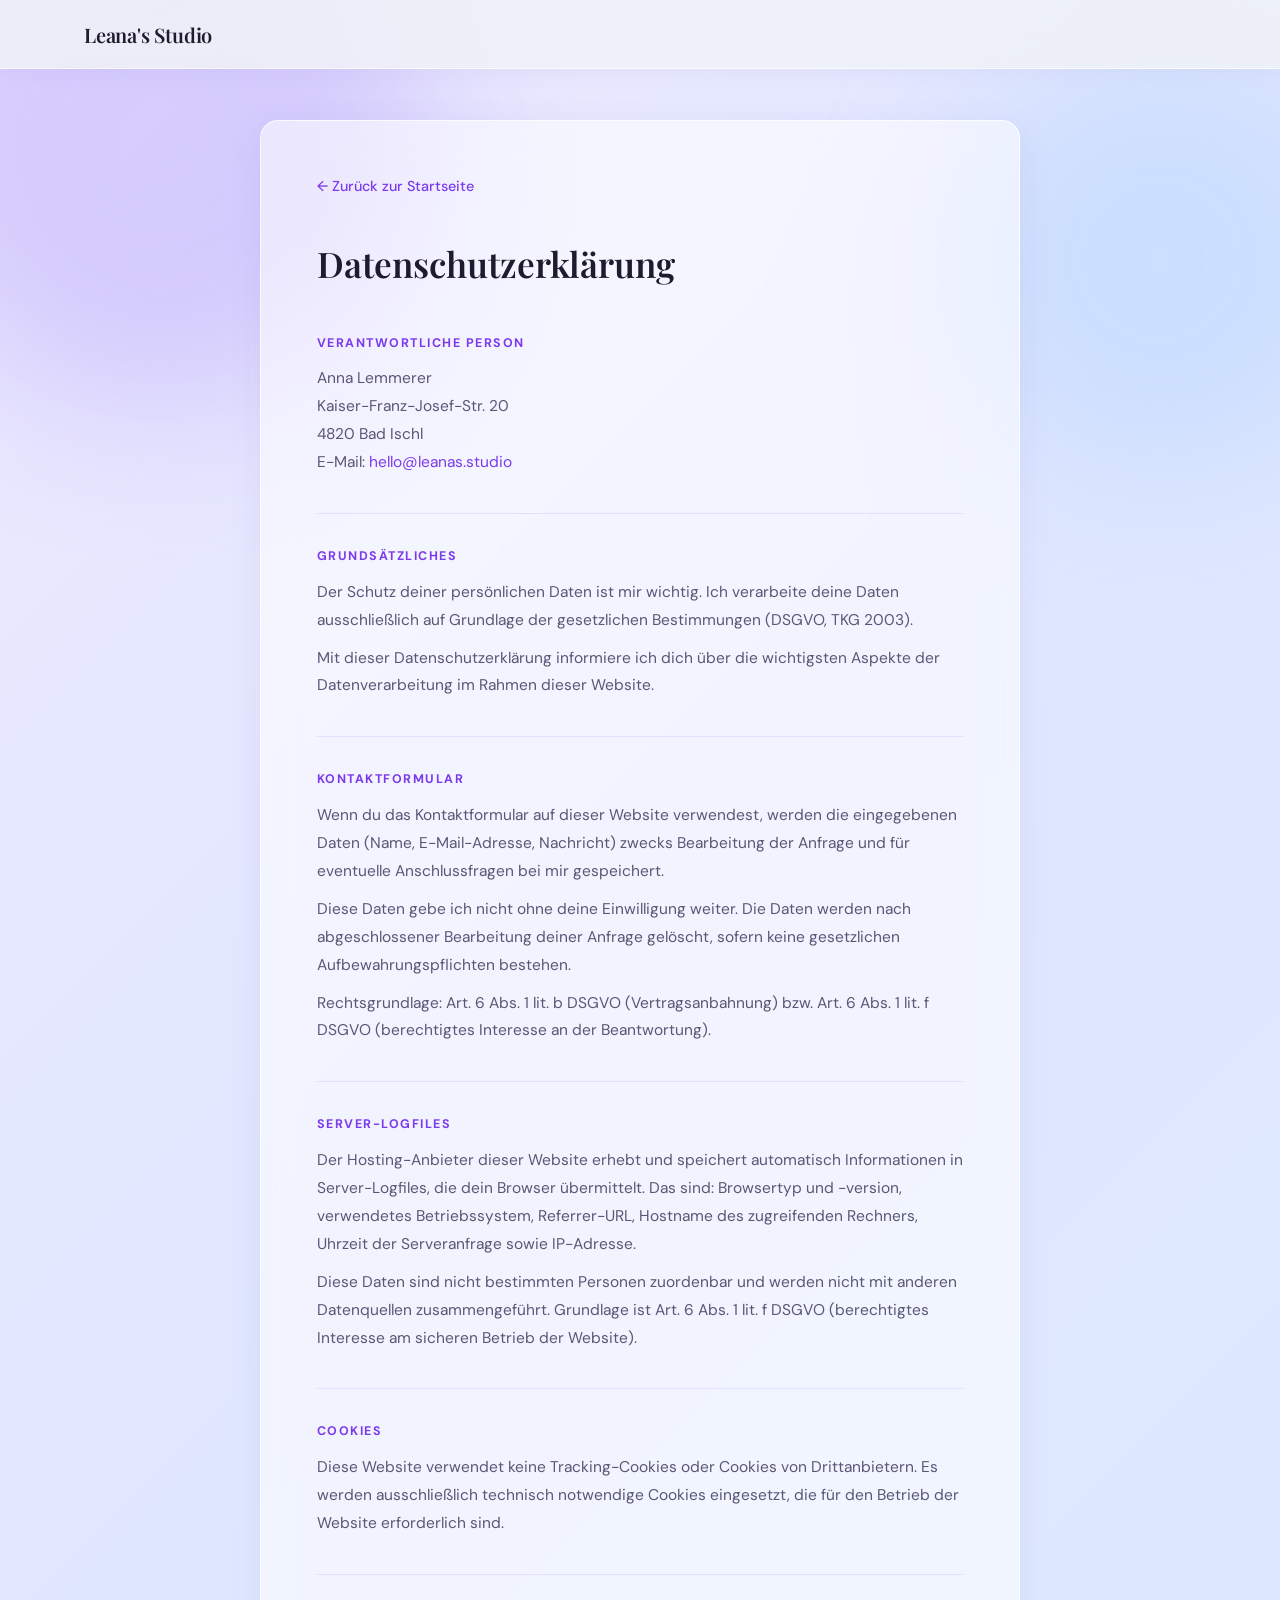
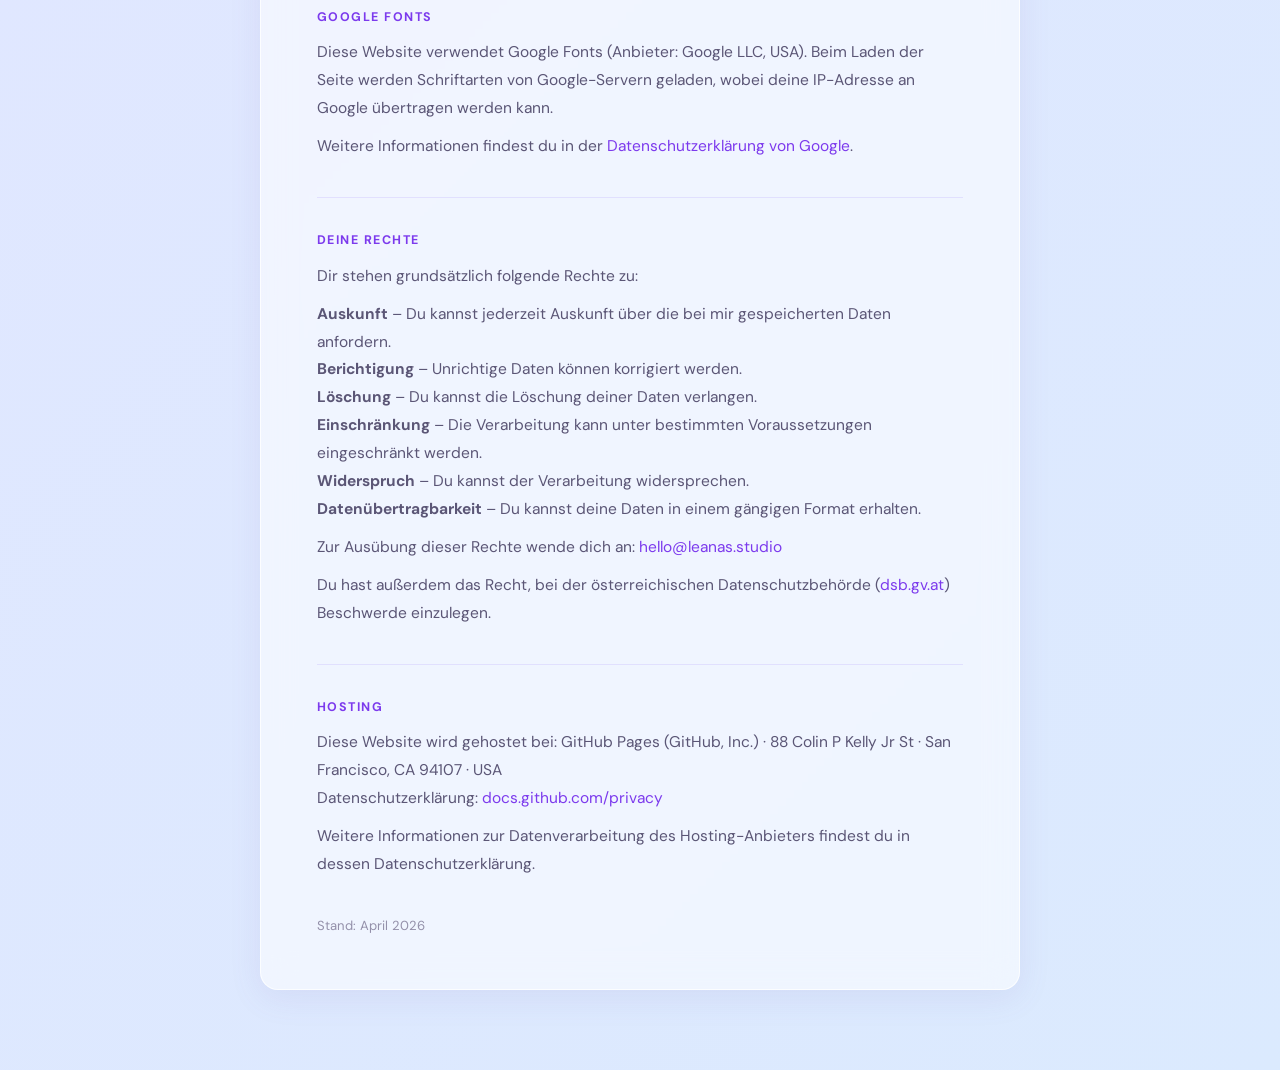
<file: datenschutz.html>
<!DOCTYPE html>
<html lang="de">
<head>
  <meta charset="UTF-8" />
  <meta name="viewport" content="width=device-width, initial-scale=1.0" />
  <title>Datenschutz – Leana's Studio</title>
  <link rel="icon" type="image/png" href="Logo.png" />
  <link rel="stylesheet" href="style.css" />
  <link rel="preconnect" href="https://fonts.googleapis.com" />
  <link href="https://fonts.googleapis.com/css2?family=DM+Sans:wght@300;400;500;600&family=Playfair+Display:wght@400;600&display=swap" rel="stylesheet" />
  <style>
    .impressum-page {
      min-height: 100vh;
      padding: 120px 0 80px;
      background: linear-gradient(135deg, #ede9fe 0%, #e0e7ff 40%, #dbeafe 100%);
    }
    .impressum-page .blob--1 { position: fixed; top: -120px; left: -100px; }
    .impressum-page .blob--2 { position: fixed; top: 60px; right: -80px; }
    .impressum__card {
      max-width: 760px;
      margin: 0 auto;
      padding: 52px 56px;
    }
    .impressum__back {
      display: inline-flex;
      align-items: center;
      gap: 8px;
      text-decoration: none;
      color: var(--purple-dark);
      font-size: 0.9rem;
      font-weight: 500;
      margin-bottom: 36px;
      transition: gap 0.2s;
    }
    .impressum__back:hover { gap: 12px; }
    .impressum__title {
      font-family: var(--font-serif);
      font-size: 2.2rem;
      font-weight: 600;
      color: var(--text);
      margin-bottom: 40px;
    }
    .impressum__section { margin-bottom: 36px; }
    .impressum__section h2 {
      font-size: 0.78rem;
      font-weight: 700;
      letter-spacing: 0.12em;
      text-transform: uppercase;
      color: var(--purple-dark);
      margin-bottom: 12px;
    }
    .impressum__section p {
      color: var(--text-2);
      font-size: 0.97rem;
      line-height: 1.8;
      margin-bottom: 10px;
    }
    .impressum__section a {
      color: var(--purple-dark);
      text-decoration: none;
    }
    .impressum__section a:hover { text-decoration: underline; }
    .impressum__divider {
      border: none;
      border-top: 1px solid rgba(167,139,250,0.2);
      margin: 32px 0;
    }
    .impressum__placeholder {
      background: rgba(167,139,250,0.1);
      border: 1.5px dashed rgba(167,139,250,0.4);
      border-radius: 8px;
      padding: 3px 10px;
      color: var(--purple-dark);
      font-size: 0.88rem;
      font-weight: 500;
    }
  </style>
</head>
<body>

  <nav class="nav scrolled">
    <div class="nav__inner">
      <a href="index.html" class="nav__logo">Leana's Studio</a>
    </div>
  </nav>

  <div class="impressum-page">
    <div class="blob blob--1"></div>
    <div class="blob blob--2"></div>
    <div class="container">
      <div class="glass-card impressum__card">

        <a href="index.html" class="impressum__back">← Zurück zur Startseite</a>

        <h1 class="impressum__title">Datenschutzerklärung</h1>

        <div class="impressum__section">
          <h2>Verantwortliche Person</h2>
          <p>
            Anna Lemmerer<br />
            Kaiser-Franz-Josef-Str. 20<br />
            4820 Bad Ischl<br />
            E-Mail: <a href="mailto:hello@leanas.studio">hello@leanas.studio</a>
          </p>
        </div>

        <hr class="impressum__divider" />

        <div class="impressum__section">
          <h2>Grundsätzliches</h2>
          <p>
            Der Schutz deiner persönlichen Daten ist mir wichtig. Ich verarbeite
            deine Daten ausschließlich auf Grundlage der gesetzlichen Bestimmungen
            (DSGVO, TKG 2003).
          </p>
          <p>
            Mit dieser Datenschutzerklärung informiere ich dich über die wichtigsten
            Aspekte der Datenverarbeitung im Rahmen dieser Website.
          </p>
        </div>

        <hr class="impressum__divider" />

        <div class="impressum__section">
          <h2>Kontaktformular</h2>
          <p>
            Wenn du das Kontaktformular auf dieser Website verwendest, werden die
            eingegebenen Daten (Name, E-Mail-Adresse, Nachricht) zwecks Bearbeitung
            der Anfrage und für eventuelle Anschlussfragen bei mir gespeichert.
          </p>
          <p>
            Diese Daten gebe ich nicht ohne deine Einwilligung weiter. Die Daten
            werden nach abgeschlossener Bearbeitung deiner Anfrage gelöscht, sofern
            keine gesetzlichen Aufbewahrungspflichten bestehen.
          </p>
          <p>
            Rechtsgrundlage: Art. 6 Abs. 1 lit. b DSGVO (Vertragsanbahnung) bzw.
            Art. 6 Abs. 1 lit. f DSGVO (berechtigtes Interesse an der Beantwortung).
          </p>
        </div>

        <hr class="impressum__divider" />

        <div class="impressum__section">
          <h2>Server-Logfiles</h2>
          <p>
            Der Hosting-Anbieter dieser Website erhebt und speichert automatisch
            Informationen in Server-Logfiles, die dein Browser übermittelt. Das sind:
            Browsertyp und -version, verwendetes Betriebssystem, Referrer-URL,
            Hostname des zugreifenden Rechners, Uhrzeit der Serveranfrage sowie
            IP-Adresse.
          </p>
          <p>
            Diese Daten sind nicht bestimmten Personen zuordenbar und werden nicht
            mit anderen Datenquellen zusammengeführt. Grundlage ist Art. 6 Abs. 1
            lit. f DSGVO (berechtigtes Interesse am sicheren Betrieb der Website).
          </p>
        </div>

        <hr class="impressum__divider" />

        <div class="impressum__section">
          <h2>Cookies</h2>
          <p>
            Diese Website verwendet keine Tracking-Cookies oder Cookies von
            Drittanbietern. Es werden ausschließlich technisch notwendige Cookies
            eingesetzt, die für den Betrieb der Website erforderlich sind.
          </p>
        </div>

        <hr class="impressum__divider" />

        <div class="impressum__section">
          <h2>Google Fonts</h2>
          <p>
            Diese Website verwendet Google Fonts (Anbieter: Google LLC, USA).
            Beim Laden der Seite werden Schriftarten von Google-Servern geladen,
            wobei deine IP-Adresse an Google übertragen werden kann.
          </p>
          <p>
            Weitere Informationen findest du in der
            <a href="https://policies.google.com/privacy" target="_blank" rel="noopener">Datenschutzerklärung von Google</a>.
          </p>
          <!-- Tipp: Alternativ kannst du die Fonts lokal hosten, dann entfällt dieser Punkt. -->
        </div>

        <hr class="impressum__divider" />

        <div class="impressum__section">
          <h2>Deine Rechte</h2>
          <p>Dir stehen grundsätzlich folgende Rechte zu:</p>
          <p>
            <strong>Auskunft</strong> – Du kannst jederzeit Auskunft über die bei mir
            gespeicherten Daten anfordern.<br />
            <strong>Berichtigung</strong> – Unrichtige Daten können korrigiert werden.<br />
            <strong>Löschung</strong> – Du kannst die Löschung deiner Daten verlangen.<br />
            <strong>Einschränkung</strong> – Die Verarbeitung kann unter bestimmten
            Voraussetzungen eingeschränkt werden.<br />
            <strong>Widerspruch</strong> – Du kannst der Verarbeitung widersprechen.<br />
            <strong>Datenübertragbarkeit</strong> – Du kannst deine Daten in einem
            gängigen Format erhalten.
          </p>
          <p>
            Zur Ausübung dieser Rechte wende dich an:
            <a href="mailto:hello@leanas.studio">hello@leanas.studio</a>
          </p>
          <p>
            Du hast außerdem das Recht, bei der österreichischen Datenschutzbehörde
            (<a href="https://www.dsb.gv.at" target="_blank" rel="noopener">dsb.gv.at</a>) Beschwerde einzulegen.
          </p>
        </div>

        <hr class="impressum__divider" />

        <div class="impressum__section">
          <h2>Hosting</h2>
          <p>
            Diese Website wird gehostet bei:
            GitHub Pages (GitHub, Inc.) · 88 Colin P Kelly Jr St · San Francisco, CA 94107 · USA<br />
            Datenschutzerklärung: <a href="https://docs.github.com/en/site-policy/privacy-policies/github-privacy-statement" target="_blank" rel="noopener">docs.github.com/privacy</a>
          </p>
          <p>
            Weitere Informationen zur Datenverarbeitung des Hosting-Anbieters findest
            du in dessen Datenschutzerklärung.
          </p>
        </div>

        <p style="font-size:0.82rem; color: var(--text-3); margin-top: 32px;">
          Stand: April 2026
        </p>

      </div>
    </div>
  </div>

  <script src="script.js"></script>
</body>
</html>
</file>
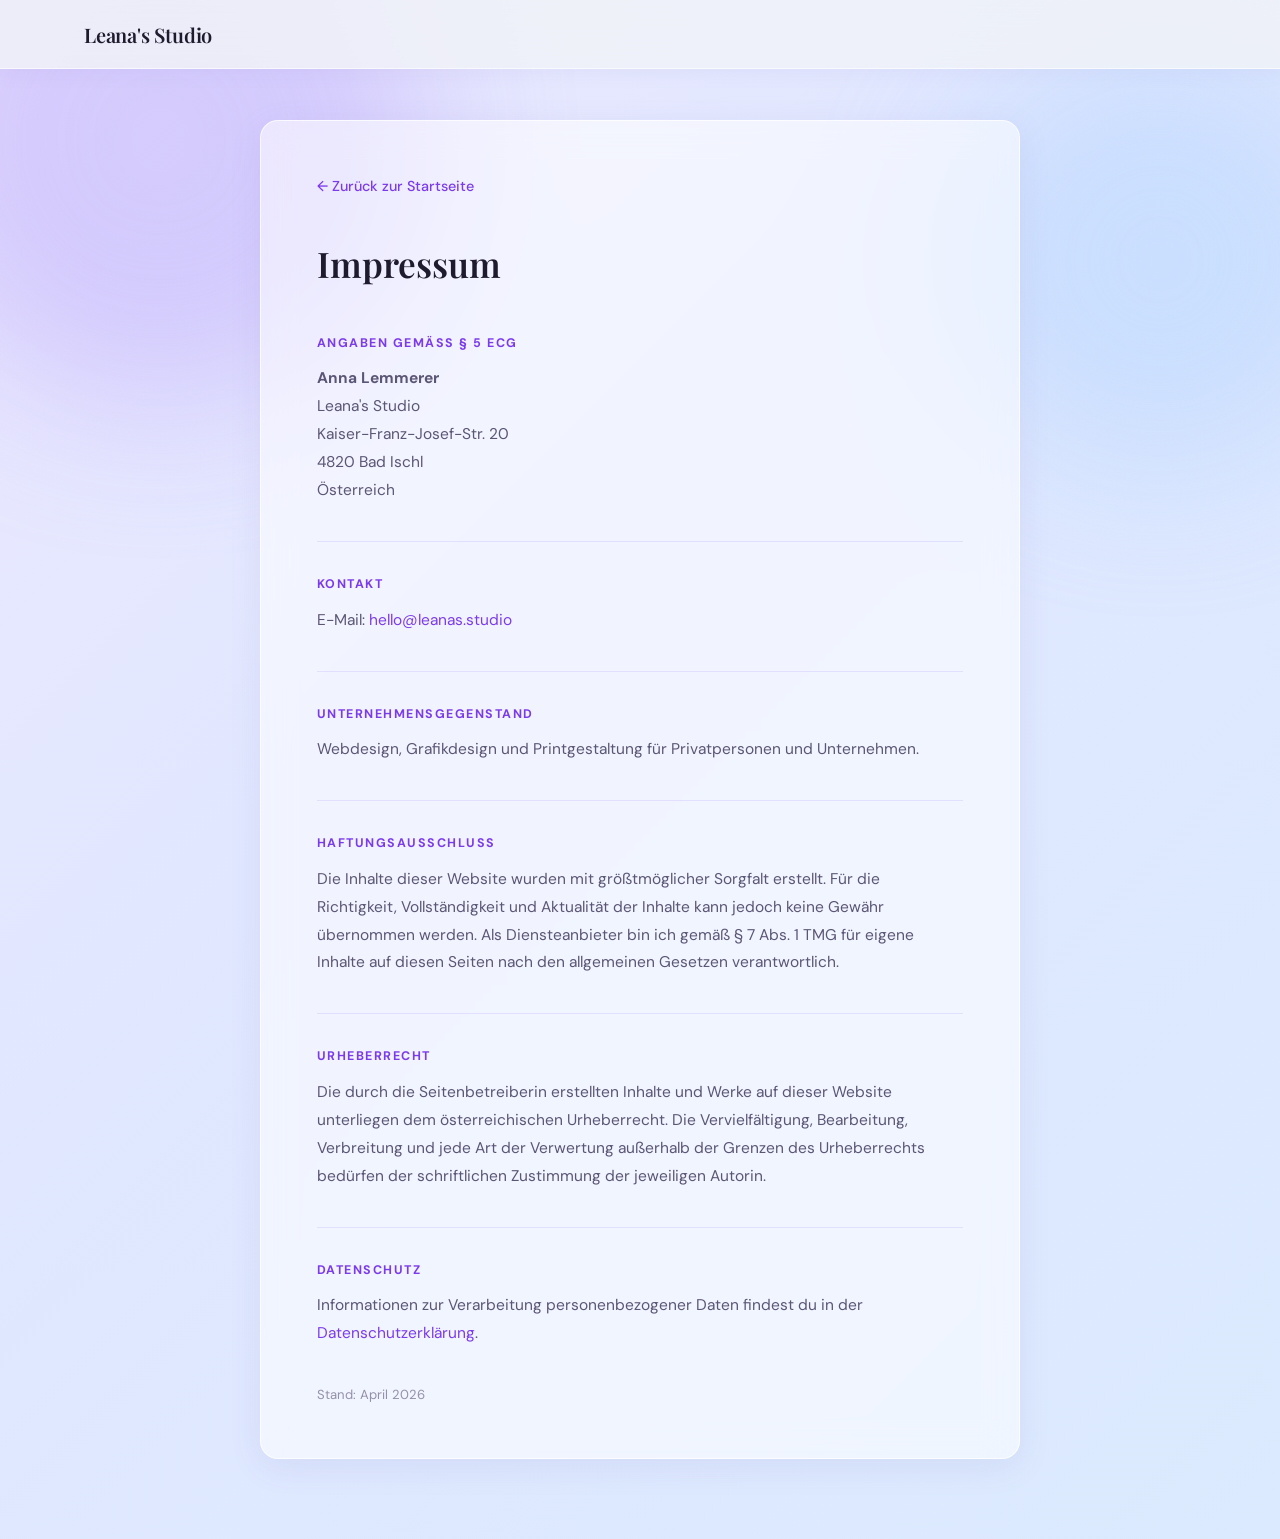
<file: impressum.html>
<!DOCTYPE html>
<html lang="de">
<head>
  <meta charset="UTF-8" />
  <meta name="viewport" content="width=device-width, initial-scale=1.0" />
  <title>Impressum – Leana's Studio</title>
  <link rel="icon" type="image/png" href="Logo.png" />
  <link rel="stylesheet" href="style.css" />
  <link rel="preconnect" href="https://fonts.googleapis.com" />
  <link href="https://fonts.googleapis.com/css2?family=DM+Sans:wght@300;400;500;600&family=Playfair+Display:wght@400;600&display=swap" rel="stylesheet" />
  <style>
    .impressum-page {
      min-height: 100vh;
      padding: 120px 0 80px;
      background: linear-gradient(135deg, #ede9fe 0%, #e0e7ff 40%, #dbeafe 100%);
    }
    .impressum-page .blob--1 { position: fixed; top: -120px; left: -100px; }
    .impressum-page .blob--2 { position: fixed; top: 60px; right: -80px; }
    .impressum__card {
      max-width: 760px;
      margin: 0 auto;
      padding: 52px 56px;
    }
    .impressum__back {
      display: inline-flex;
      align-items: center;
      gap: 8px;
      text-decoration: none;
      color: var(--purple-dark);
      font-size: 0.9rem;
      font-weight: 500;
      margin-bottom: 36px;
      transition: gap 0.2s;
    }
    .impressum__back:hover { gap: 12px; }
    .impressum__title {
      font-family: var(--font-serif);
      font-size: 2.2rem;
      font-weight: 600;
      color: var(--text);
      margin-bottom: 40px;
    }
    .impressum__section { margin-bottom: 36px; }
    .impressum__section h2 {
      font-size: 0.78rem;
      font-weight: 700;
      letter-spacing: 0.12em;
      text-transform: uppercase;
      color: var(--purple-dark);
      margin-bottom: 12px;
    }
    .impressum__section p,
    .impressum__section address {
      font-style: normal;
      color: var(--text-2);
      font-size: 0.97rem;
      line-height: 1.8;
    }
    .impressum__section a {
      color: var(--purple-dark);
      text-decoration: none;
    }
    .impressum__section a:hover { text-decoration: underline; }
    .impressum__divider {
      border: none;
      border-top: 1px solid rgba(167,139,250,0.2);
      margin: 32px 0;
    }
    .impressum__placeholder {
      background: rgba(167,139,250,0.1);
      border: 1.5px dashed rgba(167,139,250,0.4);
      border-radius: 8px;
      padding: 3px 10px;
      color: var(--purple-dark);
      font-size: 0.88rem;
      font-weight: 500;
    }
  </style>
</head>
<body>

  <nav class="nav scrolled">
    <div class="nav__inner">
      <a href="index.html" class="nav__logo">Leana's Studio</a>
    </div>
  </nav>

  <div class="impressum-page">
    <div class="blob blob--1"></div>
    <div class="blob blob--2"></div>
    <div class="container">
      <div class="glass-card impressum__card">

        <a href="index.html" class="impressum__back">← Zurück zur Startseite</a>

        <h1 class="impressum__title">Impressum</h1>

        <!-- ANGABEN ZUM UNTERNEHMEN -->
        <div class="impressum__section">
          <h2>Angaben gemäß § 5 ECG</h2>
          <address>
            <strong>Anna Lemmerer</strong><br />
            Leana's Studio<br />
            Kaiser-Franz-Josef-Str. 20<br />
            4820 Bad Ischl<br />
            Österreich
          </address>
        </div>

        <hr class="impressum__divider" />

        <!-- KONTAKT -->
        <div class="impressum__section">
          <h2>Kontakt</h2>
          <p>
            E-Mail: <a href="mailto:hello@leanas.studio">hello@leanas.studio</a>
          </p>
        </div>

        <hr class="impressum__divider" />

        <!-- UNTERNEHMENSFORM -->
        <div class="impressum__section">
          <h2>Unternehmensgegenstand</h2>
          <p>
            Webdesign, Grafikdesign und Printgestaltung für Privatpersonen und Unternehmen.
          </p>
        </div>

        <!-- Falls Gewerbe: diese Section einkommentieren -->
        <!--
        <hr class="impressum__divider" />
        <div class="impressum__section">
          <h2>Gewerberechtliche Angaben</h2>
          <p>
            Gewerbeart: Gewerblicher Buchhalter / Werbeagentur / ...<br />
            Gewerbebehörde: Bezirkshauptmannschaft <span class="impressum__placeholder">Ort</span><br />
            Mitglied der Wirtschaftskammer Österreich (WKO)
          </p>
        </div>
        -->

        <hr class="impressum__divider" />

        <!-- HAFTUNGSAUSSCHLUSS -->
        <div class="impressum__section">
          <h2>Haftungsausschluss</h2>
          <p>
            Die Inhalte dieser Website wurden mit größtmöglicher Sorgfalt erstellt.
            Für die Richtigkeit, Vollständigkeit und Aktualität der Inhalte kann
            jedoch keine Gewähr übernommen werden. Als Diensteanbieter bin ich gemäß
            § 7 Abs. 1 TMG für eigene Inhalte auf diesen Seiten nach den allgemeinen
            Gesetzen verantwortlich.
          </p>
        </div>

        <hr class="impressum__divider" />

        <!-- URHEBERRECHT -->
        <div class="impressum__section">
          <h2>Urheberrecht</h2>
          <p>
            Die durch die Seitenbetreiberin erstellten Inhalte und Werke auf dieser
            Website unterliegen dem österreichischen Urheberrecht. Die Vervielfältigung,
            Bearbeitung, Verbreitung und jede Art der Verwertung außerhalb der Grenzen
            des Urheberrechts bedürfen der schriftlichen Zustimmung der jeweiligen
            Autorin.
          </p>
        </div>

        <hr class="impressum__divider" />

        <!-- DATENSCHUTZ HINWEIS -->
        <div class="impressum__section">
          <h2>Datenschutz</h2>
          <p>
            Informationen zur Verarbeitung personenbezogener Daten findest du in der
            <a href="datenschutz.html">Datenschutzerklärung</a>.
          </p>
        </div>

        <p style="font-size:0.82rem; color: var(--text-3); margin-top: 32px;">
          Stand: April 2026
        </p>

      </div>
    </div>
  </div>

  <script src="script.js"></script>
</body>
</html>
</file>
<file: style.css>
/* ===========================
   RESET & BASE
=========================== */
*, *::before, *::after { box-sizing: border-box; margin: 0; padding: 0; }

:root {
  --bg:          #f0f2f8;
  --bg-2:        #e8ebf5;
  --glass:       rgba(255, 255, 255, 0.55);
  --glass-border:rgba(255, 255, 255, 0.75);
  --glass-shadow:0 8px 32px rgba(120, 100, 180, 0.10);

  --purple:      #a78bfa;
  --purple-dark: #7c3aed;
  --blue:        #93c5fd;
  --rose:        #fda4af;
  --mint:        #6ee7b7;

  --text:        #1e1b2e;
  --text-2:      #5b5676;
  --text-3:      #9490aa;

  --radius:      18px;
  --radius-sm:   10px;
  --transition:  0.35s cubic-bezier(0.4, 0, 0.2, 1);

  --font-sans:   'DM Sans', sans-serif;
  --font-serif:  'Playfair Display', serif;
}

html { scroll-behavior: smooth; }

body {
  font-family: var(--font-sans);
  background: var(--bg);
  color: var(--text);
  overflow-x: hidden;
  line-height: 1.65;
}

/* ===========================
   GLASS CARD
=========================== */
.glass-card {
  background: var(--glass);
  border: 1.5px solid var(--glass-border);
  backdrop-filter: blur(16px);
  -webkit-backdrop-filter: blur(16px);
  border-radius: var(--radius);
  box-shadow: var(--glass-shadow);
}

/* ===========================
   BUTTONS
=========================== */
.btn {
  display: inline-flex;
  align-items: center;
  gap: 8px;
  padding: 13px 28px;
  border-radius: 50px;
  font-family: var(--font-sans);
  font-size: 0.95rem;
  font-weight: 500;
  text-decoration: none;
  border: none;
  cursor: pointer;
  transition: var(--transition);
}

.btn--primary {
  background: linear-gradient(135deg, var(--purple), #818cf8);
  color: #fff;
  box-shadow: 0 4px 20px rgba(167, 139, 250, 0.4);
}
.btn--primary:hover {
  transform: translateY(-2px);
  box-shadow: 0 8px 28px rgba(167, 139, 250, 0.5);
}

.btn--ghost {
  background: rgba(255,255,255,0.5);
  color: var(--text);
  border: 1.5px solid var(--glass-border);
  backdrop-filter: blur(8px);
}
.btn--ghost:hover {
  background: rgba(255,255,255,0.8);
  transform: translateY(-2px);
}

.btn--outline {
  background: transparent;
  color: var(--purple-dark);
  border: 1.5px solid var(--purple);
}
.btn--outline:hover {
  background: rgba(167, 139, 250, 0.1);
  transform: translateY(-2px);
}

.btn--full { width: 100%; justify-content: center; }

/* ===========================
   CONTAINER & SECTION
=========================== */
.container {
  max-width: 1160px;
  margin: 0 auto;
  padding: 0 24px;
}

.section { padding: 100px 0; }

.section__header {
  text-align: center;
  max-width: 620px;
  margin: 0 auto 64px;
}

.section__tag {
  display: inline-block;
  font-size: 0.78rem;
  font-weight: 600;
  letter-spacing: 0.12em;
  text-transform: uppercase;
  color: var(--purple-dark);
  background: rgba(167, 139, 250, 0.12);
  padding: 6px 16px;
  border-radius: 50px;
  margin-bottom: 16px;
}

.section__title {
  font-family: var(--font-serif);
  font-size: clamp(2rem, 4vw, 2.8rem);
  font-weight: 600;
  color: var(--text);
  line-height: 1.2;
  margin-bottom: 16px;
}

.section__sub {
  color: var(--text-2);
  font-size: 1.05rem;
}

/* ===========================
   BLOBS
=========================== */
.blob {
  position: absolute;
  border-radius: 50%;
  filter: blur(80px);
  opacity: 0.45;
  pointer-events: none;
}

.blob--1 {
  width: 520px; height: 520px;
  background: radial-gradient(circle, #c4b5fd, #a78bfa);
  top: -120px; left: -100px;
  animation: blobFloat 8s ease-in-out infinite;
}
.blob--2 {
  width: 400px; height: 400px;
  background: radial-gradient(circle, #bfdbfe, #93c5fd);
  top: 60px; right: -80px;
  animation: blobFloat 10s ease-in-out infinite reverse;
}
.blob--3 {
  width: 320px; height: 320px;
  background: radial-gradient(circle, #fecdd3, #fda4af);
  bottom: -60px; left: 38%;
  animation: blobFloat 12s ease-in-out infinite;
}
.blob--sm {
  width: 260px; height: 260px;
  opacity: 0.35;
}
.blob--purple {
  background: radial-gradient(circle, #c4b5fd, #a78bfa);
  top: -60px; left: -60px;
  filter: blur(60px);
}

@keyframes blobFloat {
  0%, 100% { transform: translate(0, 0) scale(1); }
  33%       { transform: translate(30px, -20px) scale(1.05); }
  66%       { transform: translate(-20px, 15px) scale(0.97); }
}

/* ===========================
   NAV
=========================== */
.nav {
  position: fixed;
  top: 0; left: 0; right: 0;
  z-index: 100;
  transition: var(--transition);
}

.nav.scrolled {
  background: rgba(240, 242, 248, 0.85);
  backdrop-filter: blur(20px);
  -webkit-backdrop-filter: blur(20px);
  border-bottom: 1px solid rgba(255,255,255,0.6);
  box-shadow: 0 2px 20px rgba(120,100,180,0.08);
}

.nav__inner {
  max-width: 1160px;
  margin: 0 auto;
  padding: 0 24px;
  height: 68px;
  display: flex;
  align-items: center;
  justify-content: space-between;
}

.nav__logo {
  font-family: var(--font-serif);
  font-size: 1.25rem;
  font-weight: 600;
  color: var(--text);
  text-decoration: none;
  letter-spacing: -0.01em;
}

.nav__links {
  display: flex;
  list-style: none;
  gap: 36px;
  align-items: center;
}

.nav__links a {
  text-decoration: none;
  color: var(--text-2);
  font-size: 0.92rem;
  font-weight: 500;
  transition: color 0.2s;
}
.nav__links a:hover { color: var(--text); }

.nav__cta {
  background: linear-gradient(135deg, var(--purple), #818cf8) !important;
  color: #fff !important;
  padding: 9px 22px;
  border-radius: 50px;
  box-shadow: 0 3px 14px rgba(167,139,250,0.35);
}
.nav__cta:hover { opacity: 0.9; }

.nav__right {
  display: flex;
  align-items: center;
  gap: 16px;
}

.lang-toggle {
  display: flex;
  align-items: center;
  gap: 6px;
  font-size: 0.8rem;
  color: var(--text-3);
}

.lang-btn {
  background: none;
  border: none;
  font-family: var(--font-sans);
  font-size: 0.8rem;
  font-weight: 600;
  letter-spacing: 0.08em;
  color: var(--text-3);
  cursor: pointer;
  padding: 4px 8px;
  border-radius: 6px;
  transition: var(--transition);
}
.lang-btn:hover { color: var(--text); }
.lang-btn.active {
  color: var(--purple-dark);
  background: rgba(167,139,250,0.12);
}

.nav__burger {
  display: none;
  flex-direction: column;
  gap: 5px;
  background: none;
  border: none;
  cursor: pointer;
  padding: 4px;
}
.nav__burger span {
  display: block;
  width: 24px;
  height: 2px;
  background: var(--text);
  border-radius: 2px;
  transition: var(--transition);
}

.nav__mobile {
  display: none;
  flex-direction: column;
  padding: 16px 24px 20px;
  gap: 12px;
  background: rgba(240,242,248,0.95);
  backdrop-filter: blur(20px);
  border-bottom: 1px solid rgba(255,255,255,0.6);
}
.nav__mobile a {
  text-decoration: none;
  color: var(--text);
  font-size: 1rem;
  font-weight: 500;
  padding: 8px 0;
  border-bottom: 1px solid rgba(167,139,250,0.1);
}

.nav__mobile.open { display: flex; }

/* ===========================
   HERO
=========================== */
.hero {
  min-height: 100vh;
  display: flex;
  align-items: center;
  justify-content: center;
  position: relative;
  overflow: hidden;
  background: linear-gradient(135deg, #ede9fe 0%, #e0e7ff 40%, #dbeafe 100%);
}

.hero__bg { position: absolute; inset: 0; }

.hero__content {
  position: relative;
  z-index: 2;
  width: 100%;
  max-width: 660px;
  padding: 24px;
  margin-top: 60px;
}

@media (min-width: 1440px) {
  .hero__content { max-width: 700px; }
}

.hero__card {
  padding: 52px 56px;
  text-align: center;
}

.hero__tag {
  display: inline-block;
  font-size: 0.78rem;
  font-weight: 600;
  letter-spacing: 0.14em;
  text-transform: uppercase;
  color: var(--purple-dark);
  margin-bottom: 20px;
}

.hero__title {
  font-family: var(--font-serif);
  font-size: clamp(2.4rem, 6vw, 3.8rem);
  font-weight: 600;
  color: var(--text);
  line-height: 1.15;
  margin-bottom: 20px;
}
.hero__title em {
  font-style: italic;
  background: linear-gradient(135deg, var(--purple-dark), #6366f1);
  -webkit-background-clip: text;
  -webkit-text-fill-color: transparent;
  background-clip: text;
}

.hero__sub {
  color: var(--text-2);
  font-size: 1.1rem;
  max-width: 480px;
  margin: 0 auto 36px;
}

.hero__actions {
  display: flex;
  gap: 14px;
  justify-content: center;
  flex-wrap: wrap;
}

.hero__scroll {
  position: absolute;
  bottom: 36px;
  left: 50%;
  transform: translateX(-50%);
  z-index: 2;
  display: flex;
  flex-direction: column;
  align-items: center;
  gap: 8px;
  color: var(--text-3);
  font-size: 0.75rem;
  font-weight: 500;
  letter-spacing: 0.1em;
  text-transform: uppercase;
}
.hero__scroll-line {
  width: 1px;
  height: 36px;
  background: linear-gradient(to bottom, var(--purple), transparent);
  animation: scrollPulse 2s ease-in-out infinite;
}
@keyframes scrollPulse {
  0%, 100% { opacity: 0.4; transform: scaleY(1); }
  50%       { opacity: 1;   transform: scaleY(1.1); }
}

/* ===========================
   ANGEBOTE
=========================== */
.angebote { background: var(--bg); }

.angebote__grid {
  display: grid;
  grid-template-columns: repeat(3, 1fr);
  gap: 24px;
}

.angebote__card {
  padding: 36px 32px;
  display: flex;
  flex-direction: column;
  gap: 16px;
  position: relative;
  transition: var(--transition);
}
.angebote__card:hover {
  transform: translateY(-6px);
  box-shadow: 0 20px 50px rgba(120, 100, 180, 0.16);
}

.angebote__card--featured {
  background: linear-gradient(145deg, rgba(167,139,250,0.18), rgba(129,140,248,0.12));
  border-color: rgba(167,139,250,0.4);
}

.angebote__badge {
  position: absolute;
  top: 20px; right: 20px;
  background: linear-gradient(135deg, var(--purple), #818cf8);
  color: #fff;
  font-size: 0.72rem;
  font-weight: 600;
  letter-spacing: 0.08em;
  text-transform: uppercase;
  padding: 4px 12px;
  border-radius: 50px;
}

.angebote__icon {
  width: 52px; height: 52px;
  color: var(--purple-dark);
  background: rgba(167,139,250,0.12);
  border-radius: 14px;
  display: flex;
  align-items: center;
  justify-content: center;
  padding: 12px;
}
.angebote__icon svg { width: 100%; height: 100%; }

.angebote__card h3 {
  font-family: var(--font-serif);
  font-size: 1.45rem;
  font-weight: 600;
  color: var(--text);
}

.angebote__card p { color: var(--text-2); font-size: 0.95rem; }

.angebote__price {
  font-size: 1.5rem;
  font-weight: 600;
  color: var(--purple-dark);
  font-family: var(--font-serif);
}

.angebote__extra {
  margin-top: 24px;
}

.angebote__extra-card {
  padding: 24px 32px;
  display: flex;
  align-items: center;
  gap: 20px;
}

.angebote__extra-icon {
  font-size: 1.4rem;
  color: var(--purple);
  flex-shrink: 0;
}

.angebote__extra-card strong {
  display: block;
  font-size: 1rem;
  color: var(--text);
  margin-bottom: 4px;
}

.angebote__extra-card p {
  font-size: 0.9rem;
  color: var(--text-2);
}

.angebote__extra-card .btn {
  margin-left: auto;
  flex-shrink: 0;
}

.angebote__list {
  list-style: none;
  display: flex;
  flex-direction: column;
  gap: 8px;
  flex: 1;
}
.angebote__list li {
  font-size: 0.9rem;
  color: var(--text-2);
  padding-left: 20px;
  position: relative;
}
.angebote__list li::before {
  content: '✦';
  position: absolute;
  left: 0;
  color: var(--purple);
  font-size: 0.65rem;
  top: 3px;
}

/* ===========================
   PORTFOLIO
=========================== */
.portfolio {
  background: linear-gradient(180deg, var(--bg) 0%, var(--bg-2) 100%);
}

.portfolio__filter {
  display: flex;
  gap: 10px;
  justify-content: center;
  margin-bottom: 40px;
}

.filter__btn {
  padding: 9px 22px;
  border-radius: 50px;
  border: 1.5px solid rgba(167,139,250,0.3);
  background: transparent;
  color: var(--text-2);
  font-family: var(--font-sans);
  font-size: 0.88rem;
  font-weight: 500;
  cursor: pointer;
  transition: var(--transition);
}
.filter__btn:hover,
.filter__btn.active {
  background: linear-gradient(135deg, var(--purple), #818cf8);
  color: #fff;
  border-color: transparent;
  box-shadow: 0 4px 16px rgba(167,139,250,0.35);
}

.portfolio__grid {
  display: grid;
  grid-template-columns: repeat(3, 1fr);
  gap: 22px;
}

.portfolio__card {
  overflow: hidden;
  transition: var(--transition);
  cursor: pointer;
  text-decoration: none;
  display: block;
  color: inherit;
}
.portfolio__card:hover {
  transform: translateY(-6px);
  box-shadow: 0 20px 50px rgba(120,100,180,0.18);
}
.portfolio__card.hidden { display: none; }

.portfolio__preview {
  height: 210px;
  border-radius: calc(var(--radius) - 4px) calc(var(--radius) - 4px) 0 0;
  position: relative;
  overflow: hidden;
  transition: var(--transition);
}

.portfolio__preview {
  background-size: cover;
  background-position: top center;
}

.portfolio__preview--soon {
  background: linear-gradient(135deg, #ede9fe, #e0e7ff);
  display: flex;
  align-items: center;
  justify-content: center;
}

.portfolio__soon-badge {
  font-size: 0.82rem;
  font-weight: 600;
  letter-spacing: 0.1em;
  text-transform: uppercase;
  color: var(--purple-dark);
  background: rgba(167,139,250,0.18);
  border: 1.5px dashed rgba(167,139,250,0.5);
  padding: 10px 22px;
  border-radius: 50px;
}

.portfolio__card--soon { cursor: default; }
.portfolio__card--soon:hover { transform: none; box-shadow: var(--glass-shadow); }

.portfolio__preview::after {
  content: '';
  position: absolute;
  inset: 0;
  background: linear-gradient(to bottom right, rgba(255,255,255,0.25) 0%, transparent 60%);
}

.portfolio__overlay {
  position: absolute;
  inset: 0;
  background: rgba(30, 27, 46, 0.65);
  backdrop-filter: blur(4px);
  display: flex;
  flex-direction: column;
  align-items: center;
  justify-content: center;
  gap: 6px;
  opacity: 0;
  transition: var(--transition);
  z-index: 2;
}
.portfolio__card:hover .portfolio__overlay { opacity: 1; }

.portfolio__overlay span {
  font-size: 0.75rem;
  text-transform: uppercase;
  letter-spacing: 0.12em;
  color: rgba(255,255,255,0.75);
  font-weight: 600;
}
.portfolio__overlay p {
  color: #fff;
  font-family: var(--font-serif);
  font-size: 1.2rem;
  font-weight: 600;
}

.portfolio__info {
  padding: 18px 22px;
  display: flex;
  align-items: center;
  justify-content: space-between;
}
.portfolio__info h4 {
  font-size: 0.97rem;
  font-weight: 600;
  color: var(--text);
}
.portfolio__tag {
  font-size: 0.75rem;
  font-weight: 600;
  color: var(--purple-dark);
  background: rgba(167,139,250,0.12);
  padding: 4px 12px;
  border-radius: 50px;
}

/* ===========================
   ÜBER MICH
=========================== */
.ueber { background: var(--bg); }

.ueber__grid {
  display: grid;
  grid-template-columns: 1fr 1fr;
  gap: 80px;
  align-items: center;
}

.ueber__visual {
  position: relative;
  height: 420px;
}
.ueber__blob-wrap {
  position: relative;
  width: 280px;
  height: 280px;
  margin: 0 auto;
}

.ueber__img-card {
  position: absolute;
  inset: 0;
  display: flex;
  align-items: center;
  justify-content: center;
}

.ueber__initials {
  font-family: var(--font-serif);
  font-size: 4rem;
  font-weight: 600;
  background: linear-gradient(135deg, var(--purple-dark), #6366f1);
  -webkit-background-clip: text;
  -webkit-text-fill-color: transparent;
  background-clip: text;
}

.ueber__stat {
  position: absolute;
  padding: 18px 24px;
  text-align: center;
  min-width: 110px;
}
.ueber__stat strong {
  display: block;
  font-size: 1.8rem;
  font-weight: 600;
  background: linear-gradient(135deg, var(--purple-dark), #6366f1);
  -webkit-background-clip: text;
  -webkit-text-fill-color: transparent;
  background-clip: text;
}
.ueber__stat span {
  font-size: 0.8rem;
  color: var(--text-2);
  font-weight: 500;
}
.ueber__stat { bottom: 60px; left: -20px; }
.ueber__stat--2 { bottom: 60px; right: -20px; }

.ueber__text { display: flex; flex-direction: column; gap: 18px; }
.ueber__text p { color: var(--text-2); font-size: 1.02rem; }
.ueber__text .section__title { margin-bottom: 0; }
.ueber__text .section__tag { align-self: flex-start; }

.ueber__skills {
  display: flex;
  flex-wrap: wrap;
  gap: 10px;
}

.skill-pill {
  background: rgba(167,139,250,0.12);
  color: var(--purple-dark);
  border: 1px solid rgba(167,139,250,0.3);
  padding: 7px 18px;
  border-radius: 50px;
  font-size: 0.85rem;
  font-weight: 500;
  transition: var(--transition);
}
.skill-pill:hover {
  background: rgba(167,139,250,0.22);
}

/* ===========================
   KONTAKT
=========================== */
.kontakt {
  background: linear-gradient(180deg, var(--bg) 0%, #ede9fe 100%);
}

.kontakt__grid {
  display: grid;
  grid-template-columns: 1.3fr 1fr;
  gap: 28px;
  align-items: start;
}

.kontakt__form-wrap { padding: 40px; }

.kontakt__form { display: flex; flex-direction: column; gap: 20px; }

.form__row {
  display: grid;
  grid-template-columns: 1fr 1fr;
  gap: 18px;
}

.form__group {
  display: flex;
  flex-direction: column;
  gap: 7px;
}

.form__group label {
  font-size: 0.85rem;
  font-weight: 600;
  color: var(--text-2);
  letter-spacing: 0.02em;
}

.form__group input,
.form__group select,
.form__group textarea {
  background: rgba(255,255,255,0.6);
  border: 1.5px solid rgba(255,255,255,0.8);
  border-radius: var(--radius-sm);
  padding: 12px 16px;
  font-family: var(--font-sans);
  font-size: 0.95rem;
  color: var(--text);
  outline: none;
  transition: var(--transition);
  backdrop-filter: blur(4px);
}
.form__group input::placeholder,
.form__group textarea::placeholder { color: var(--text-3); }

.form__group input:focus,
.form__group select:focus,
.form__group textarea:focus {
  border-color: rgba(167,139,250,0.6);
  background: rgba(255,255,255,0.8);
  box-shadow: 0 0 0 3px rgba(167,139,250,0.12);
}

.form__group textarea { resize: vertical; }

.kontakt__info-card { padding: 36px; }

.kontakt__info-card h3 {
  font-family: var(--font-serif);
  font-size: 1.5rem;
  font-weight: 600;
  margin-bottom: 28px;
  color: var(--text);
}

.kontakt__steps {
  display: flex;
  flex-direction: column;
  gap: 24px;
  list-style: none;
  counter-reset: none;
}

.kontakt__steps li {
  display: flex;
  gap: 16px;
  align-items: flex-start;
}

.step-num {
  font-size: 0.8rem;
  font-weight: 700;
  color: var(--purple-dark);
  background: rgba(167,139,250,0.12);
  border-radius: 8px;
  padding: 6px 10px;
  min-width: 42px;
  text-align: center;
  flex-shrink: 0;
  margin-top: 2px;
}

.kontakt__steps strong {
  display: block;
  font-size: 0.95rem;
  color: var(--text);
  margin-bottom: 4px;
}
.kontakt__steps p {
  font-size: 0.88rem;
  color: var(--text-2);
}

/* ===========================
   FOOTER
=========================== */
.footer {
  background: var(--text);
  color: rgba(255,255,255,0.7);
  padding: 48px 0 0;
}

.footer__inner {
  display: grid;
  grid-template-columns: 1fr auto auto;
  align-items: start;
  gap: 48px;
  padding-bottom: 40px;
}

.footer__brand .nav__logo { color: #fff; display: block; margin-bottom: 8px; }
.footer__brand p { font-size: 0.88rem; color: rgba(255,255,255,0.5); }

.footer__links,
.footer__legal {
  display: flex;
  flex-direction: column;
  gap: 10px;
}

.footer__links a,
.footer__legal a {
  color: rgba(255,255,255,0.6);
  text-decoration: none;
  font-size: 0.88rem;
  transition: color 0.2s;
}
.footer__links a:hover,
.footer__legal a:hover { color: #fff; }

.footer__bottom {
  border-top: 1px solid rgba(255,255,255,0.08);
  text-align: center;
  padding: 20px 24px;
}
.footer__bottom p { font-size: 0.82rem; color: rgba(255,255,255,0.4); }

/* ===========================
   HERO BULLETS
=========================== */
.hero__bullets {
  display: flex;
  flex-direction: column;
  align-items: center;
  gap: 8px;
  margin-top: 24px;
  padding-top: 24px;
  border-top: 1px solid rgba(167,139,250,0.15);
}
.hero__bullets span {
  display: block;
  font-size: 0.85rem;
  color: var(--text-2);
  font-weight: 500;
  text-align: center;
}

/* ===========================
   HERO GLOW
=========================== */
.hero__card {
  position: relative;
}
.hero__card::before {
  content: '';
  position: absolute;
  inset: -20px;
  background: radial-gradient(ellipse at center, rgba(167,139,250,0.18), transparent 70%);
  border-radius: 32px;
  z-index: -1;
  pointer-events: none;
}

/* ===========================
   FINAL CTA
=========================== */
.finalcta {
  background: linear-gradient(180deg, var(--bg) 0%, #ede9fe 100%);
}
.finalcta__card {
  max-width: 640px;
  margin: 0 auto;
  padding: 56px 48px;
  text-align: center;
  display: flex;
  flex-direction: column;
  align-items: center;
  gap: 20px;
}
.finalcta__title {
  font-family: var(--font-serif);
  font-size: clamp(1.8rem, 3vw, 2.4rem);
  font-weight: 600;
  color: var(--text);
  line-height: 1.2;
}
.finalcta__card p {
  color: var(--text-2);
  font-size: 1rem;
  max-width: 400px;
}

/* ===========================
   LIGHTBOX
=========================== */
.lightbox {
  position: fixed;
  inset: 0;
  z-index: 999;
  background: rgba(15, 12, 30, 0.85);
  backdrop-filter: blur(10px);
  display: flex;
  align-items: center;
  justify-content: center;
  padding: 24px;
  opacity: 0;
  pointer-events: none;
  transition: opacity 0.3s ease;
}
.lightbox.open {
  opacity: 1;
  pointer-events: all;
}
.lightbox__img {
  max-height: 90vh;
  max-width: 90vw;
  border-radius: var(--radius);
  box-shadow: 0 32px 80px rgba(0,0,0,0.5);
  transform: scale(0.92);
  transition: transform 0.3s ease;
}
.lightbox.open .lightbox__img { transform: scale(1); }

.lightbox__close {
  position: absolute;
  top: 24px; right: 28px;
  background: rgba(255,255,255,0.12);
  border: 1px solid rgba(255,255,255,0.2);
  color: #fff;
  font-size: 1.1rem;
  width: 40px; height: 40px;
  border-radius: 50%;
  cursor: pointer;
  transition: background 0.2s;
}
.lightbox__close:hover { background: rgba(255,255,255,0.22); }

/* ===========================
   REVEAL ANIMATION
=========================== */
.reveal {
  opacity: 0;
  transform: translateY(28px);
  transition: opacity 0.7s ease, transform 0.7s ease;
}
.reveal.visible {
  opacity: 1;
  transform: translateY(0);
}

/* staggered children */
.angebote__grid .reveal:nth-child(2) { transition-delay: 0.1s; }
.angebote__grid .reveal:nth-child(3) { transition-delay: 0.2s; }
.portfolio__grid .reveal:nth-child(2) { transition-delay: 0.08s; }
.portfolio__grid .reveal:nth-child(3) { transition-delay: 0.16s; }
.portfolio__grid .reveal:nth-child(4) { transition-delay: 0.24s; }
.portfolio__grid .reveal:nth-child(5) { transition-delay: 0.32s; }
.portfolio__grid .reveal:nth-child(6) { transition-delay: 0.40s; }

/* ===========================
   RESPONSIVE
=========================== */
@media (max-width: 900px) {
  .angebote__grid { grid-template-columns: 1fr; max-width: 480px; margin: 0 auto; }
  .portfolio__grid { grid-template-columns: repeat(2, 1fr); }
  .ueber__grid { grid-template-columns: 1fr; gap: 48px; }
  .ueber__visual { height: 320px; }
  .kontakt__grid { grid-template-columns: 1fr; }
  .footer__inner { grid-template-columns: 1fr; gap: 28px; }
}

@media (max-width: 680px) {
  .nav__links { display: none; }
  .nav__burger { display: flex; }
  .hero__card { padding: 36px 28px; }
  .portfolio__grid { grid-template-columns: 1fr; max-width: 420px; margin: 0 auto; }
  .form__row { grid-template-columns: 1fr; }
  .section { padding: 72px 0; }
  .ueber__stat { bottom: 20px; }
  .ueber__stat--2 { bottom: 20px; right: 0; }
}
</file>
